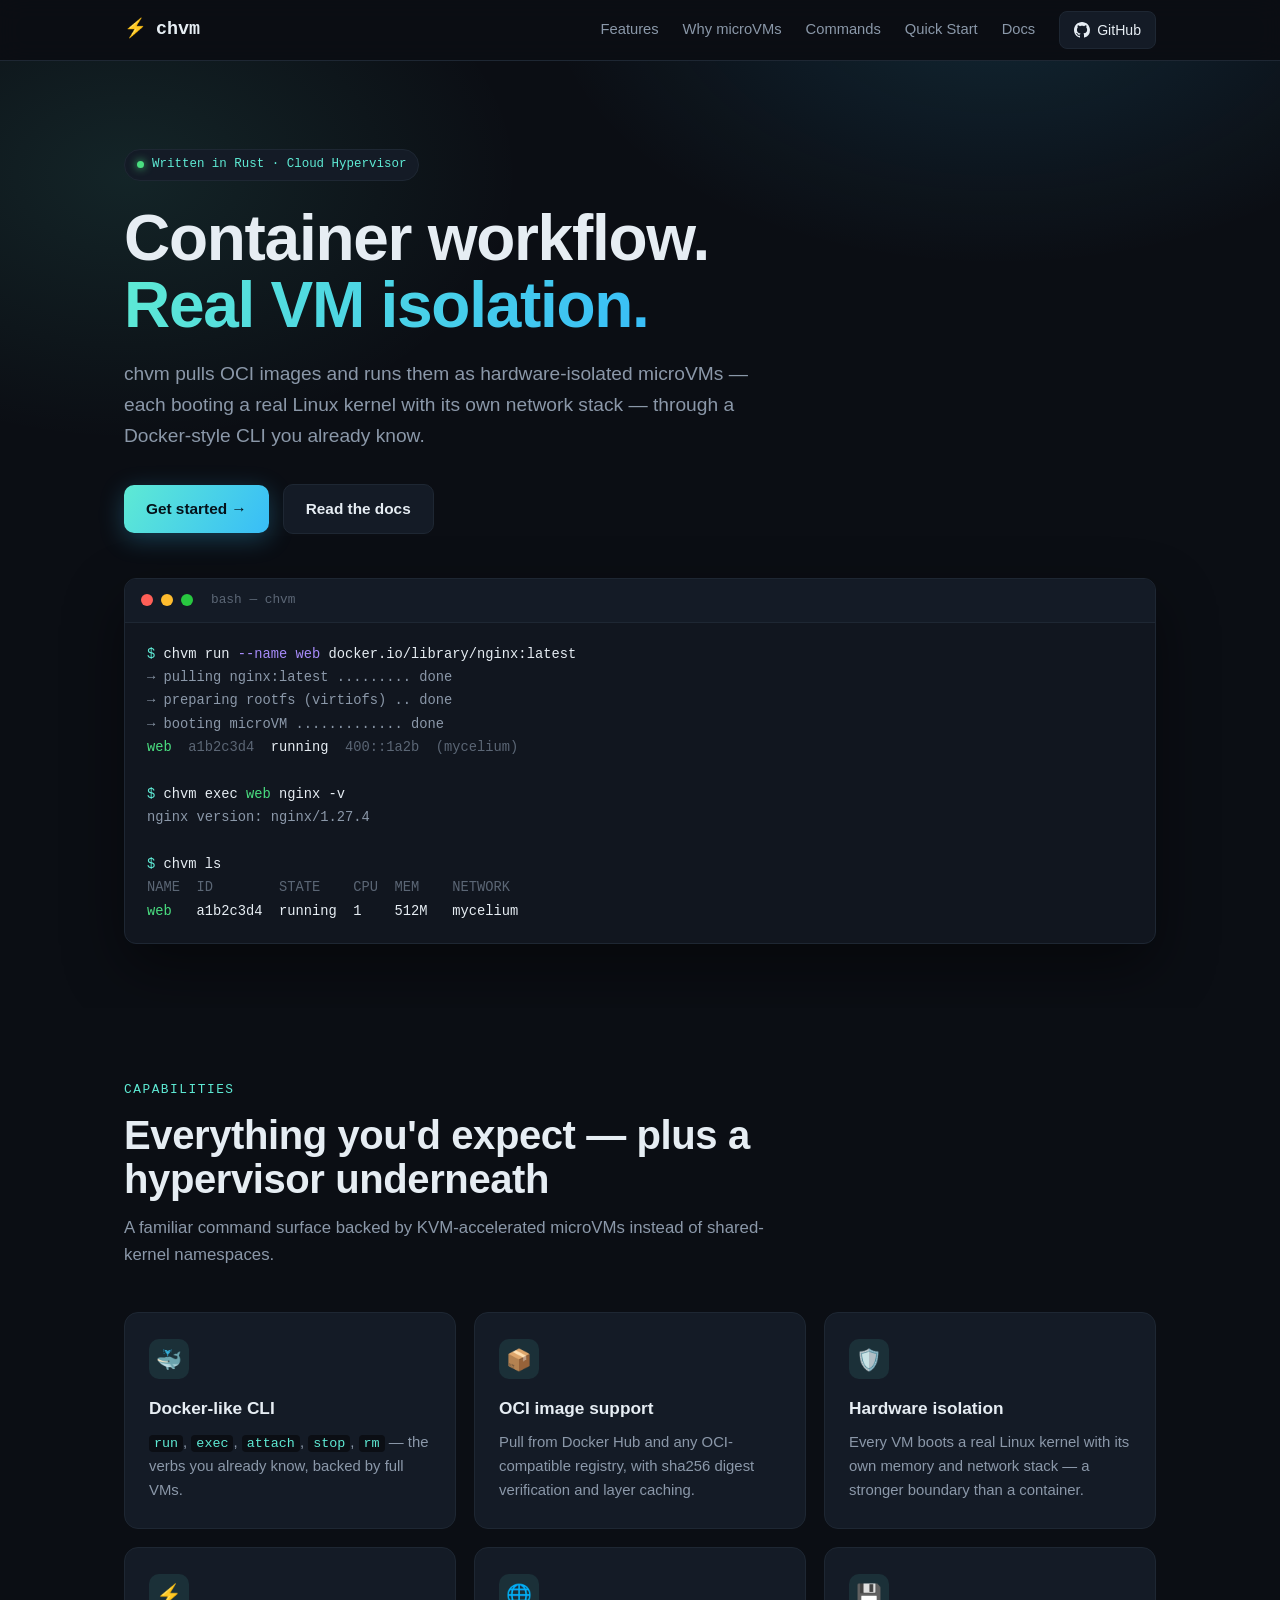
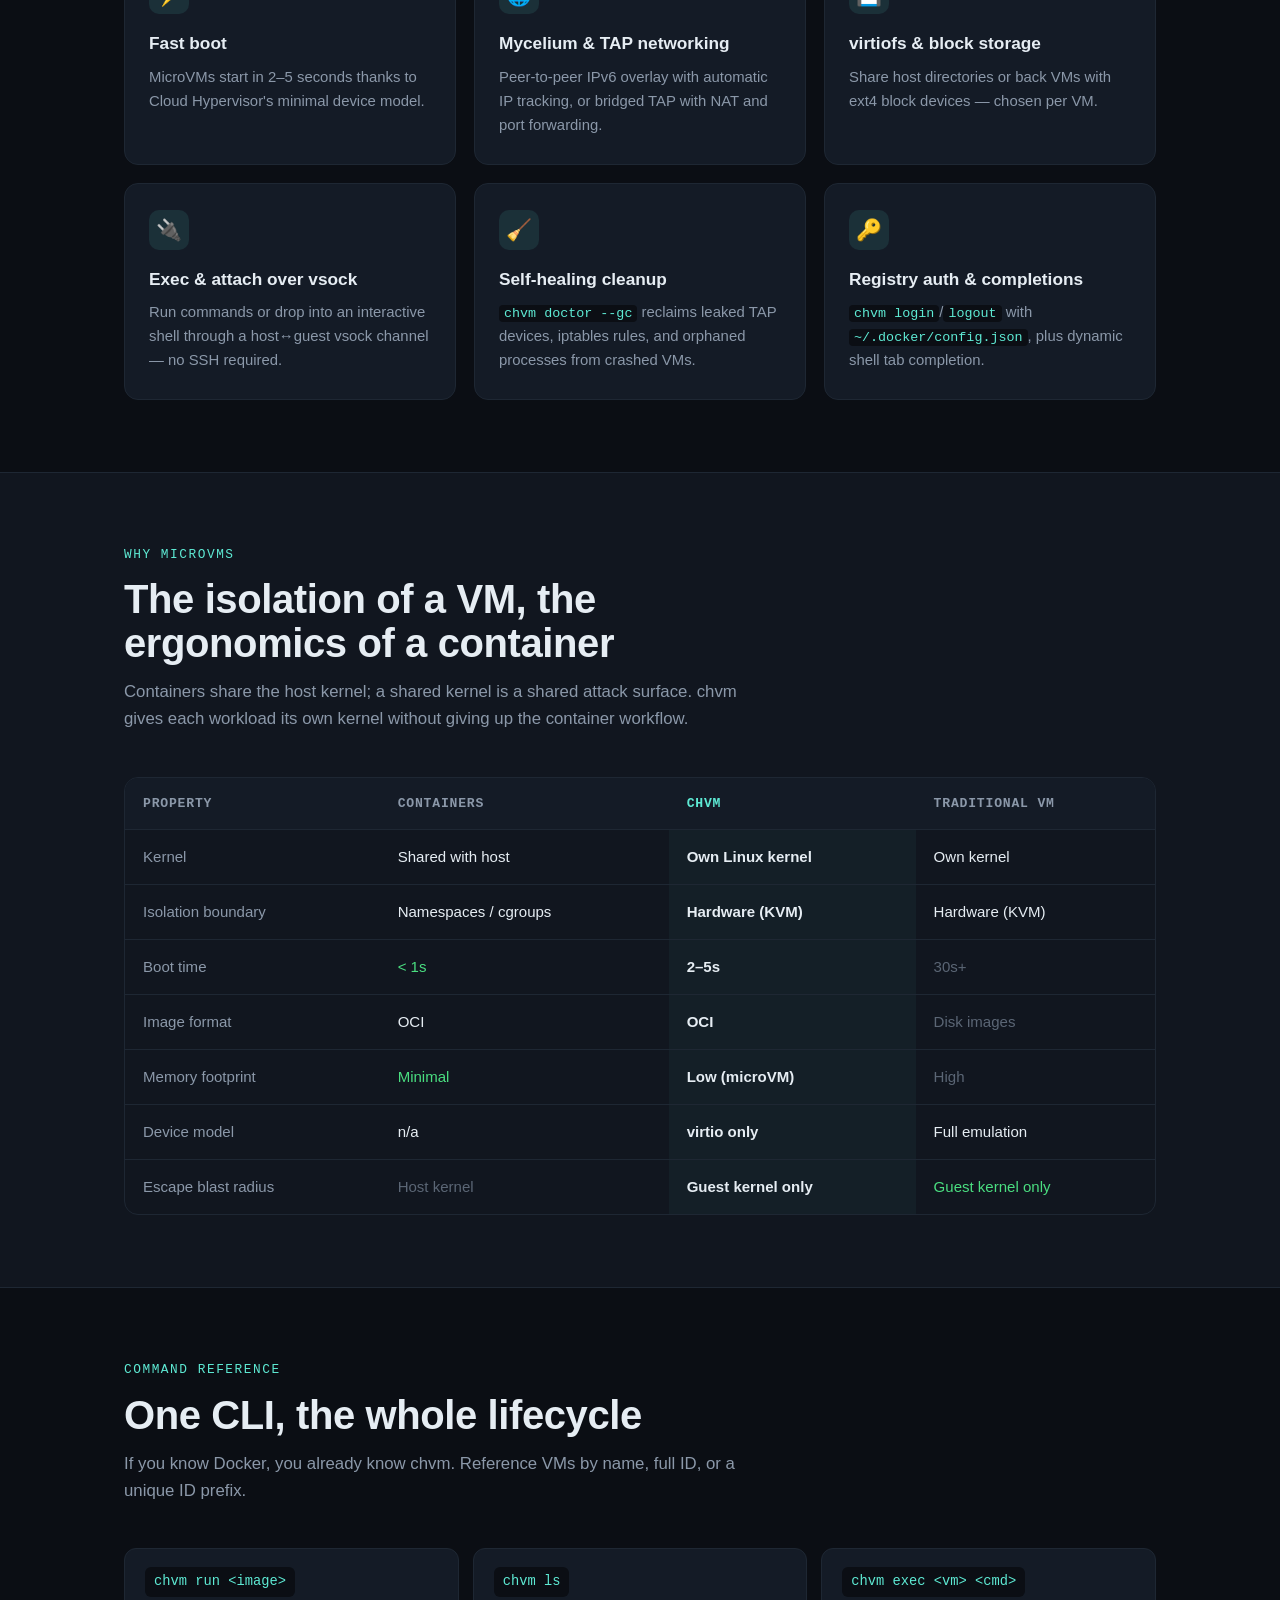
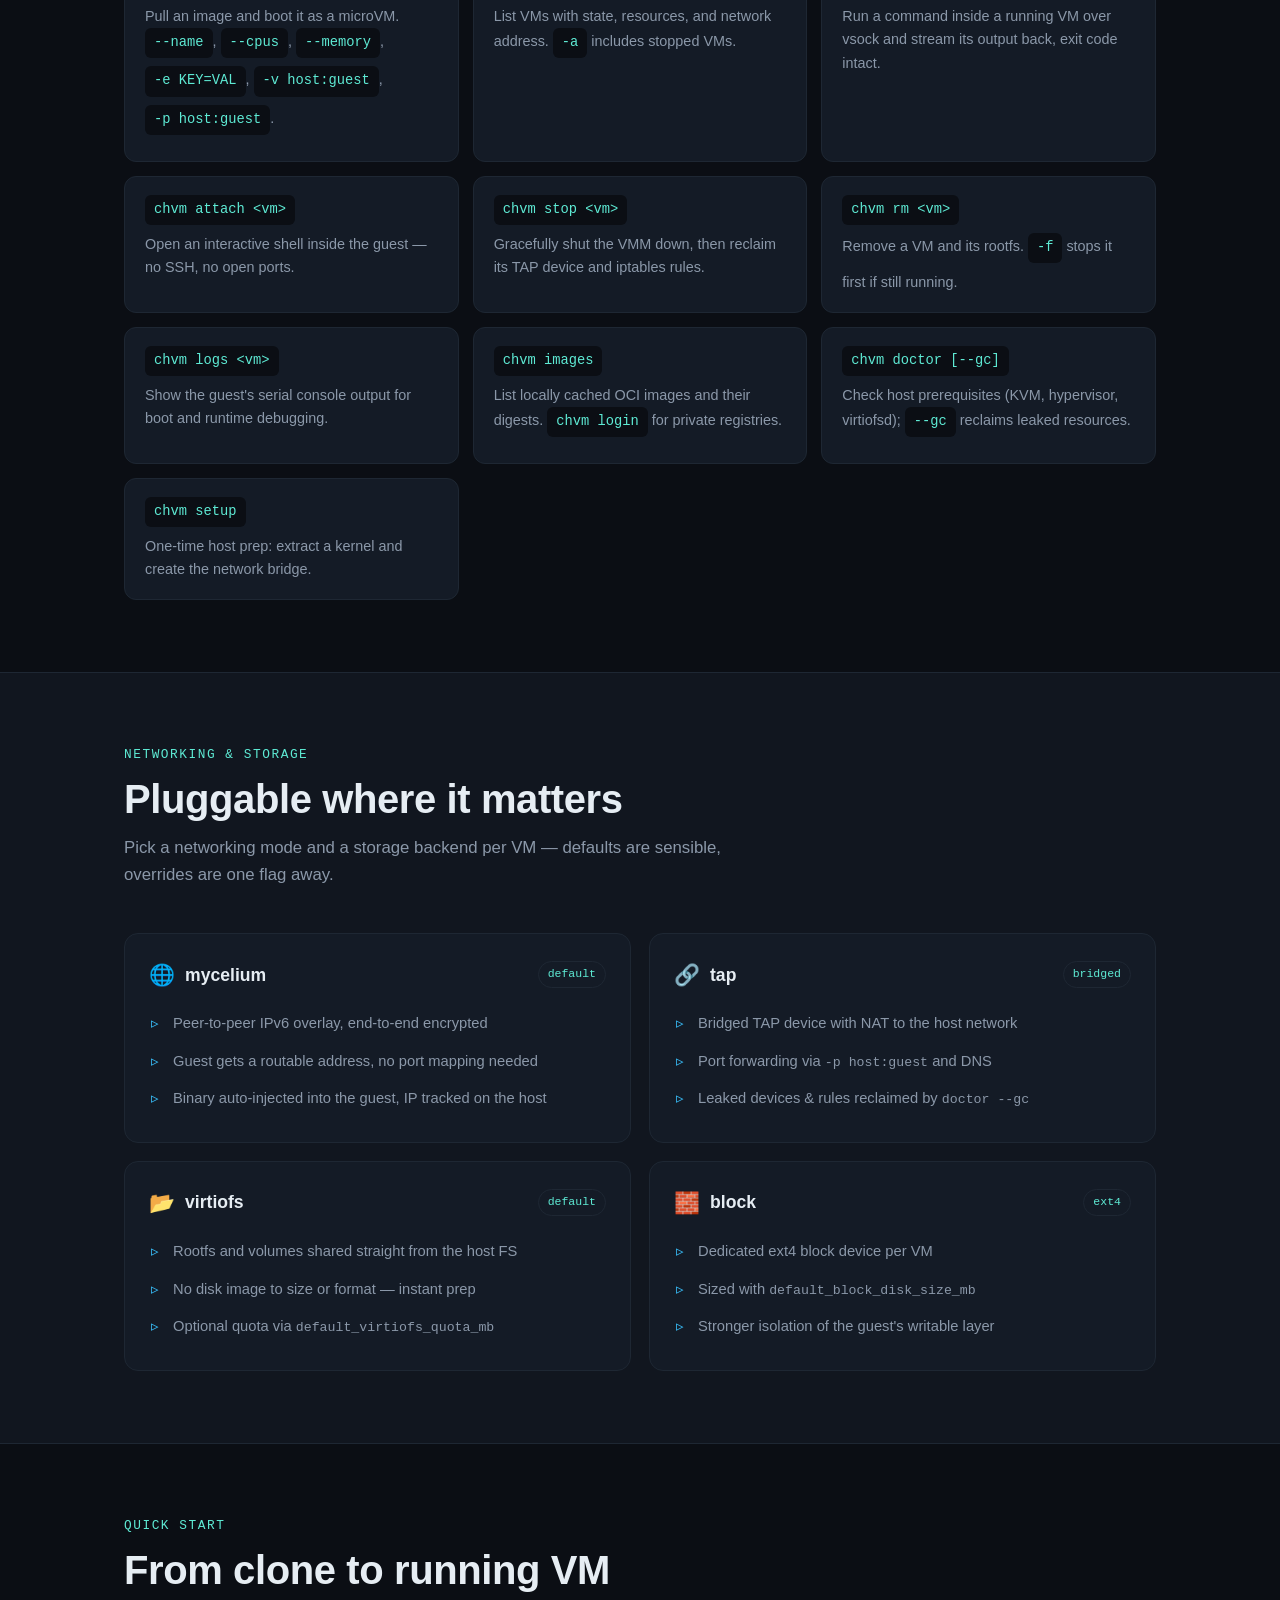
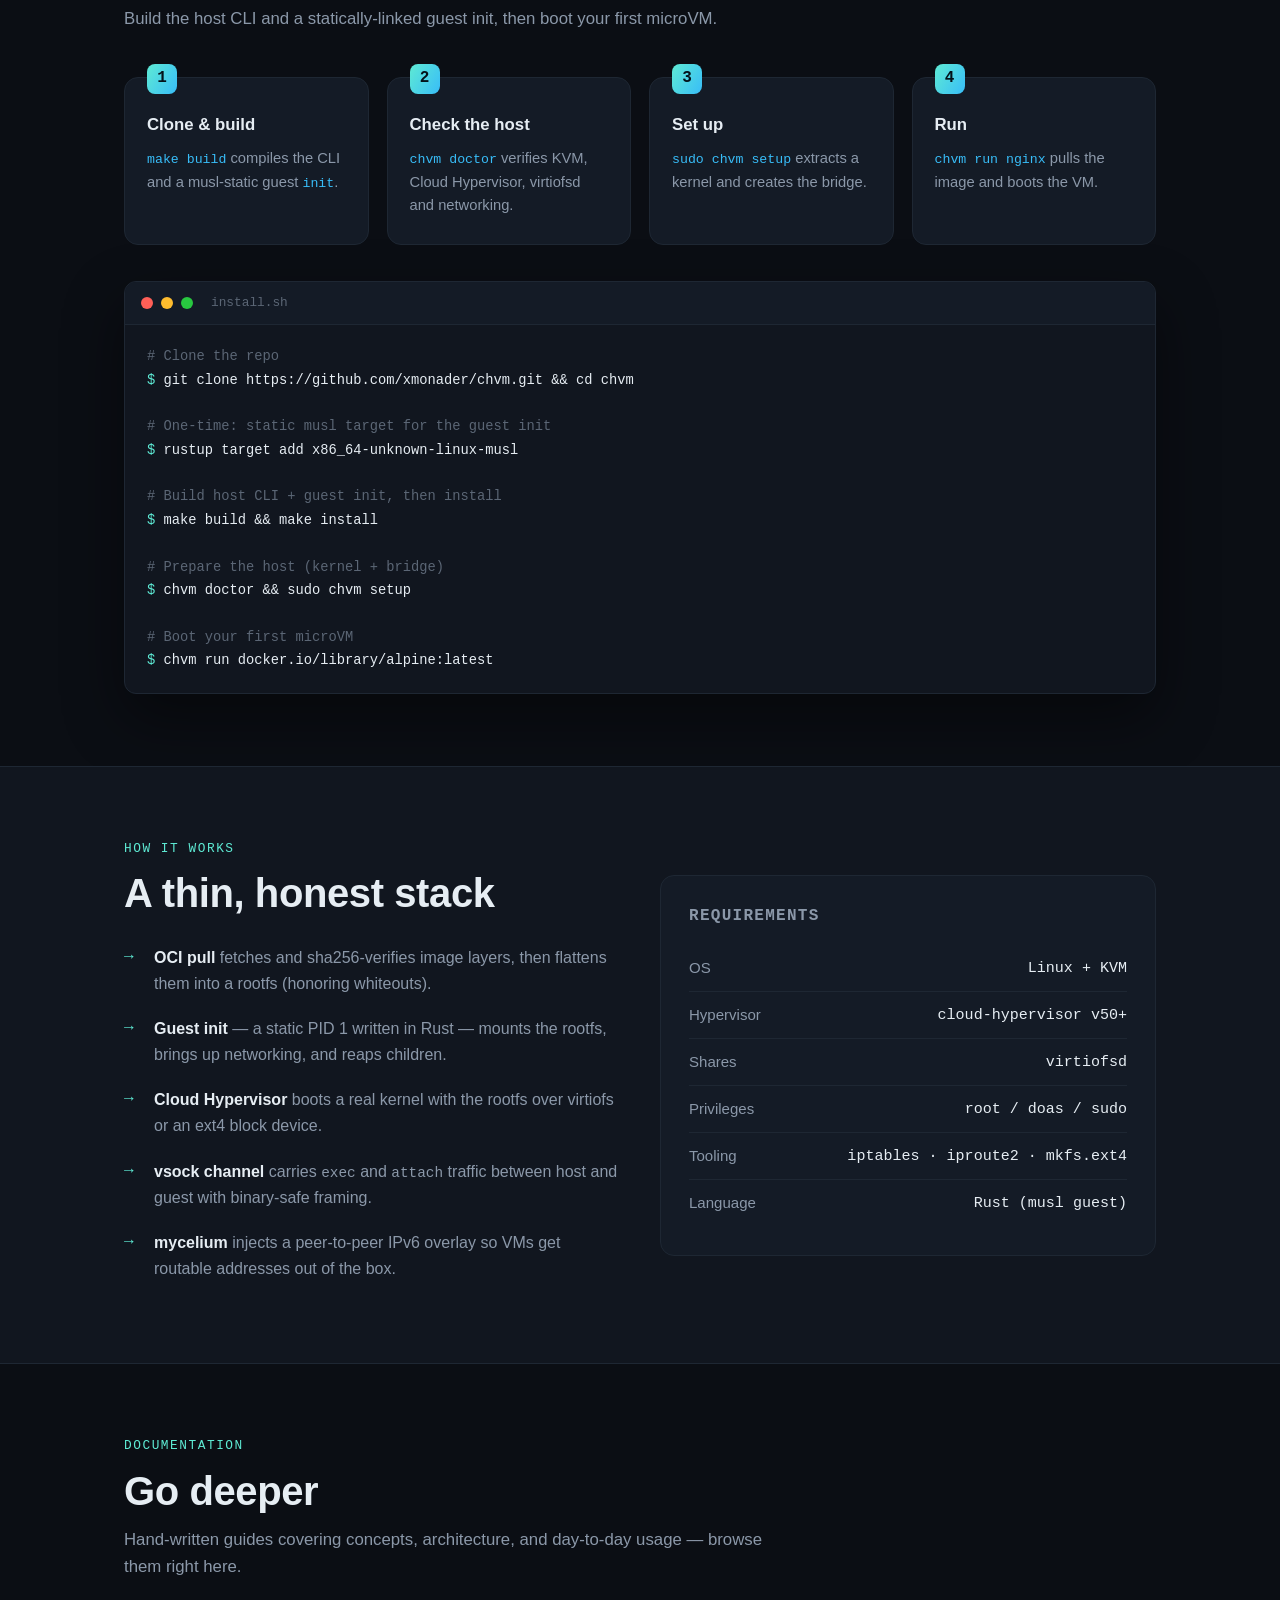
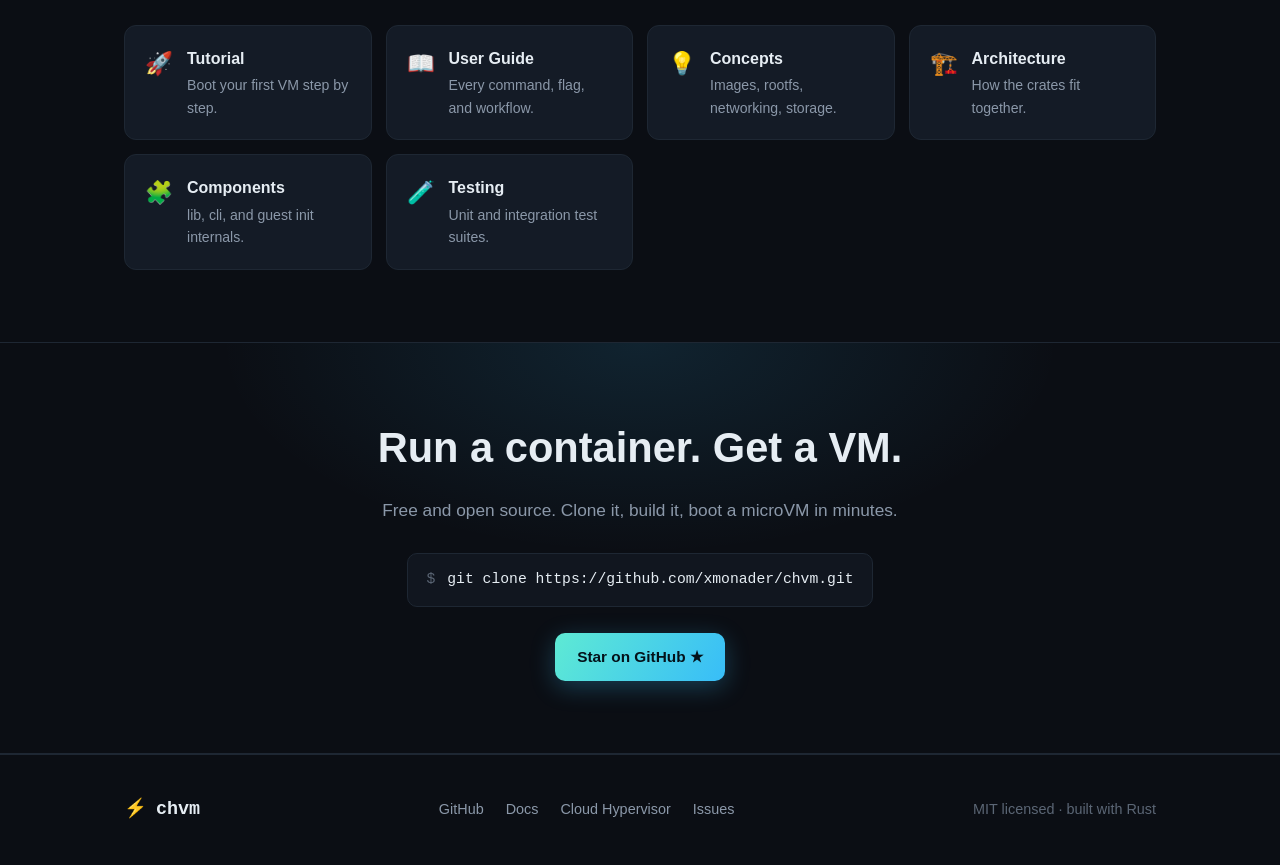
<file: docs/index.html>
<!DOCTYPE html>
<html lang="en">
<head>
<meta charset="utf-8">
<meta name="viewport" content="width=device-width, initial-scale=1">
<title>chvm — Docker-like microVMs on Cloud Hypervisor</title>
<meta name="description" content="chvm is a Docker-like CLI for running OCI images as hardware-isolated microVMs powered by Cloud Hypervisor. Real Linux kernels, fast boot, mycelium networking.">
<meta property="og:title" content="chvm — Docker-like microVMs">
<meta property="og:description" content="Pull OCI images and run them as hardware-isolated microVMs with a familiar Docker-style workflow.">
<meta property="og:type" content="website">
<link rel="icon" href="data:image/svg+xml,%3Csvg xmlns='http://www.w3.org/2000/svg' viewBox='0 0 100 100'%3E%3Ctext y='.9em' font-size='90'%3E%E2%9A%A1%3C/text%3E%3C/svg%3E">
<link rel="stylesheet" href="assets/site.css">
</head>
<body>

<nav>
  <div class="wrap">
    <a class="brand" href="index.html"><span class="spark">⚡</span>chvm</a>
    <div class="links">
      <a href="#features">Features</a>
      <a href="#compare">Why microVMs</a>
      <a href="#commands">Commands</a>
      <a href="#quickstart">Quick Start</a>
      <a href="docs.html">Docs</a>
      <a class="gh-btn" href="https://github.com/xmonader/chvm">
        <svg width="16" height="16" viewBox="0 0 16 16" fill="currentColor"><path d="M8 0C3.58 0 0 3.58 0 8c0 3.54 2.29 6.53 5.47 7.59.4.07.55-.17.55-.38 0-.19-.01-.82-.01-1.49-2.01.37-2.53-.49-2.69-.94-.09-.23-.48-.94-.82-1.13-.28-.15-.68-.52-.01-.53.63-.01 1.08.58 1.23.82.72 1.21 1.87.87 2.33.66.07-.52.28-.87.51-1.07-1.78-.2-3.64-.89-3.64-3.95 0-.87.31-1.59.82-2.15-.08-.2-.36-1.02.08-2.12 0 0 .67-.21 2.2.82.64-.18 1.32-.27 2-.27.68 0 1.36.09 2 .27 1.53-1.04 2.2-.82 2.2-.82.44 1.1.16 1.92.08 2.12.51.56.82 1.27.82 2.15 0 3.07-1.87 3.75-3.65 3.95.29.25.54.73.54 1.48 0 1.07-.01 1.93-.01 2.2 0 .21.15.46.55.38A8.01 8.01 0 0016 8c0-4.42-3.58-8-8-8z"/></svg>
        GitHub
      </a>
    </div>
  </div>
</nav>

<header class="hero">
  <div class="wrap">
    <span class="tag"><span class="dot"></span>Written in Rust · Cloud Hypervisor</span>
    <h1>Container workflow.<br><span class="grad">Real VM isolation.</span></h1>
    <p class="lede">
      chvm pulls OCI images and runs them as hardware-isolated microVMs — each booting
      a real Linux kernel with its own network stack — through a Docker-style CLI you
      already know.
    </p>
    <div class="cta">
      <a class="btn btn-primary" href="#quickstart">Get started →</a>
      <a class="btn btn-ghost" href="docs.html">Read the docs</a>
    </div>

    <div class="term">
      <div class="term-bar">
        <span class="d r"></span><span class="d y"></span><span class="d g"></span>
        <span class="t">bash — chvm</span>
      </div>
<pre><span class="p">$</span> <span class="c">chvm run</span> <span class="a">--name web</span> <span class="c">docker.io/library/nginx:latest</span>
<span class="o">→ pulling nginx:latest ......... done</span>
<span class="o">→ preparing rootfs (virtiofs) .. done</span>
<span class="o">→ booting microVM ............. done</span>
<span class="k">web</span>  <span class="m">a1b2c3d4</span>  running  <span class="m">400::1a2b  (mycelium)</span>

<span class="p">$</span> <span class="c">chvm exec</span> <span class="k">web</span> <span class="c">nginx -v</span>
<span class="o">nginx version: nginx/1.27.4</span>

<span class="p">$</span> <span class="c">chvm ls</span>
<span class="m">NAME  ID        STATE    CPU  MEM    NETWORK</span>
<span class="k">web</span>   a1b2c3d4  running  1    512M   mycelium</span></pre>
    </div>
  </div>
</header>

<!-- FEATURES -->
<section id="features">
  <div class="wrap">
    <div class="sec-head">
      <div class="kicker">Capabilities</div>
      <h2>Everything you'd expect — plus a hypervisor underneath</h2>
      <p>A familiar command surface backed by KVM-accelerated microVMs instead of shared-kernel namespaces.</p>
    </div>
    <div class="grid">
      <div class="card"><div class="ico">🐳</div><h3>Docker-like CLI</h3><p><code>run</code>, <code>exec</code>, <code>attach</code>, <code>stop</code>, <code>rm</code> — the verbs you already know, backed by full VMs.</p></div>
      <div class="card"><div class="ico">📦</div><h3>OCI image support</h3><p>Pull from Docker Hub and any OCI-compatible registry, with sha256 digest verification and layer caching.</p></div>
      <div class="card"><div class="ico">🛡️</div><h3>Hardware isolation</h3><p>Every VM boots a real Linux kernel with its own memory and network stack — a stronger boundary than a container.</p></div>
      <div class="card"><div class="ico">⚡</div><h3>Fast boot</h3><p>MicroVMs start in 2–5 seconds thanks to Cloud Hypervisor's minimal device model.</p></div>
      <div class="card"><div class="ico">🌐</div><h3>Mycelium & TAP networking</h3><p>Peer-to-peer IPv6 overlay with automatic IP tracking, or bridged TAP with NAT and port forwarding.</p></div>
      <div class="card"><div class="ico">💾</div><h3>virtiofs & block storage</h3><p>Share host directories or back VMs with ext4 block devices — chosen per VM.</p></div>
      <div class="card"><div class="ico">🔌</div><h3>Exec & attach over vsock</h3><p>Run commands or drop into an interactive shell through a host↔guest vsock channel — no SSH required.</p></div>
      <div class="card"><div class="ico">🧹</div><h3>Self-healing cleanup</h3><p><code>chvm doctor --gc</code> reclaims leaked TAP devices, iptables rules, and orphaned processes from crashed VMs.</p></div>
      <div class="card"><div class="ico">🔑</div><h3>Registry auth & completions</h3><p><code>chvm login</code>/<code>logout</code> with <code>~/.docker/config.json</code>, plus dynamic shell tab completion.</p></div>
    </div>
  </div>
</section>

<!-- COMPARISON -->
<section id="compare" class="alt">
  <div class="wrap">
    <div class="sec-head">
      <div class="kicker">Why microVMs</div>
      <h2>The isolation of a VM, the ergonomics of a container</h2>
      <p>Containers share the host kernel; a shared kernel is a shared attack surface. chvm gives each workload its own kernel without giving up the container workflow.</p>
    </div>
    <div class="cmp-scroll">
      <table class="cmp">
        <thead>
          <tr><th>Property</th><th>Containers</th><th class="hl">chvm</th><th>Traditional VM</th></tr>
        </thead>
        <tbody>
          <tr><td>Kernel</td><td>Shared with host</td><td class="hl">Own Linux kernel</td><td>Own kernel</td></tr>
          <tr><td>Isolation boundary</td><td>Namespaces / cgroups</td><td class="hl">Hardware (KVM)</td><td>Hardware (KVM)</td></tr>
          <tr><td>Boot time</td><td class="yes">&lt; 1s</td><td class="hl">2–5s</td><td class="no">30s+</td></tr>
          <tr><td>Image format</td><td>OCI</td><td class="hl">OCI</td><td class="no">Disk images</td></tr>
          <tr><td>Memory footprint</td><td class="yes">Minimal</td><td class="hl">Low (microVM)</td><td class="no">High</td></tr>
          <tr><td>Device model</td><td>n/a</td><td class="hl">virtio only</td><td>Full emulation</td></tr>
          <tr><td>Escape blast radius</td><td class="no">Host kernel</td><td class="hl yes">Guest kernel only</td><td class="yes">Guest kernel only</td></tr>
        </tbody>
      </table>
    </div>
  </div>
</section>

<!-- COMMAND REFERENCE -->
<section id="commands">
  <div class="wrap">
    <div class="sec-head">
      <div class="kicker">Command reference</div>
      <h2>One CLI, the whole lifecycle</h2>
      <p>If you know Docker, you already know chvm. Reference VMs by name, full ID, or a unique ID prefix.</p>
    </div>
    <div class="cmds">
      <div class="cmd"><code>chvm run &lt;image&gt;</code><p>Pull an image and boot it as a microVM. <code>--name</code>, <code>--cpus</code>, <code>--memory</code>, <code>-e KEY=VAL</code>, <code>-v host:guest</code>, <code>-p host:guest</code>.</p></div>
      <div class="cmd"><code>chvm ls</code><p>List VMs with state, resources, and network address. <code>-a</code> includes stopped VMs.</p></div>
      <div class="cmd"><code>chvm exec &lt;vm&gt; &lt;cmd&gt;</code><p>Run a command inside a running VM over vsock and stream its output back, exit code intact.</p></div>
      <div class="cmd"><code>chvm attach &lt;vm&gt;</code><p>Open an interactive shell inside the guest — no SSH, no open ports.</p></div>
      <div class="cmd"><code>chvm stop &lt;vm&gt;</code><p>Gracefully shut the VMM down, then reclaim its TAP device and iptables rules.</p></div>
      <div class="cmd"><code>chvm rm &lt;vm&gt;</code><p>Remove a VM and its rootfs. <code>-f</code> stops it first if still running.</p></div>
      <div class="cmd"><code>chvm logs &lt;vm&gt;</code><p>Show the guest's serial console output for boot and runtime debugging.</p></div>
      <div class="cmd"><code>chvm images</code><p>List locally cached OCI images and their digests. <code>chvm login</code> for private registries.</p></div>
      <div class="cmd"><code>chvm doctor [--gc]</code><p>Check host prerequisites (KVM, hypervisor, virtiofsd); <code>--gc</code> reclaims leaked resources.</p></div>
      <div class="cmd"><code>chvm setup</code><p>One-time host prep: extract a kernel and create the network bridge.</p></div>
    </div>
  </div>
</section>

<!-- NETWORKING / STORAGE -->
<section class="alt">
  <div class="wrap">
    <div class="sec-head">
      <div class="kicker">Networking & storage</div>
      <h2>Pluggable where it matters</h2>
      <p>Pick a networking mode and a storage backend per VM — defaults are sensible, overrides are one flag away.</p>
    </div>
    <div class="duo" style="margin-bottom:18px">
      <div class="mode">
        <div class="h"><span class="ico">🌐</span><h3>mycelium</h3><span class="badge">default</span></div>
        <ul>
          <li>Peer-to-peer IPv6 overlay, end-to-end encrypted</li>
          <li>Guest gets a routable address, no port mapping needed</li>
          <li>Binary auto-injected into the guest, IP tracked on the host</li>
        </ul>
      </div>
      <div class="mode">
        <div class="h"><span class="ico">🔗</span><h3>tap</h3><span class="badge">bridged</span></div>
        <ul>
          <li>Bridged TAP device with NAT to the host network</li>
          <li>Port forwarding via <code>-p host:guest</code> and DNS</li>
          <li>Leaked devices &amp; rules reclaimed by <code>doctor --gc</code></li>
        </ul>
      </div>
    </div>
    <div class="duo">
      <div class="mode">
        <div class="h"><span class="ico">📂</span><h3>virtiofs</h3><span class="badge">default</span></div>
        <ul>
          <li>Rootfs and volumes shared straight from the host FS</li>
          <li>No disk image to size or format — instant prep</li>
          <li>Optional quota via <code>default_virtiofs_quota_mb</code></li>
        </ul>
      </div>
      <div class="mode">
        <div class="h"><span class="ico">🧱</span><h3>block</h3><span class="badge">ext4</span></div>
        <ul>
          <li>Dedicated ext4 block device per VM</li>
          <li>Sized with <code>default_block_disk_size_mb</code></li>
          <li>Stronger isolation of the guest's writable layer</li>
        </ul>
      </div>
    </div>
  </div>
</section>

<!-- QUICK START -->
<section id="quickstart">
  <div class="wrap">
    <div class="sec-head">
      <div class="kicker">Quick Start</div>
      <h2>From clone to running VM</h2>
      <p>Build the host CLI and a statically-linked guest init, then boot your first microVM.</p>
    </div>
    <div class="flow">
      <div class="step"><h3>Clone &amp; build</h3><p><code>make build</code> compiles the CLI and a musl-static guest <code>init</code>.</p></div>
      <div class="step"><h3>Check the host</h3><p><code>chvm doctor</code> verifies KVM, Cloud Hypervisor, virtiofsd and networking.</p></div>
      <div class="step"><h3>Set up</h3><p><code>sudo chvm setup</code> extracts a kernel and creates the bridge.</p></div>
      <div class="step"><h3>Run</h3><p><code>chvm run nginx</code> pulls the image and boots the VM.</p></div>
    </div>

    <div class="term" style="margin-top:36px">
      <div class="term-bar">
        <span class="d r"></span><span class="d y"></span><span class="d g"></span>
        <span class="t">install.sh</span>
      </div>
<pre><span class="m"># Clone the repo</span>
<span class="p">$</span> <span class="c">git clone https://github.com/xmonader/chvm.git && cd chvm</span>

<span class="m"># One-time: static musl target for the guest init</span>
<span class="p">$</span> <span class="c">rustup target add x86_64-unknown-linux-musl</span>

<span class="m"># Build host CLI + guest init, then install</span>
<span class="p">$</span> <span class="c">make build && make install</span>

<span class="m"># Prepare the host (kernel + bridge)</span>
<span class="p">$</span> <span class="c">chvm doctor && sudo chvm setup</span>

<span class="m"># Boot your first microVM</span>
<span class="p">$</span> <span class="c">chvm run docker.io/library/alpine:latest</span></pre>
    </div>
  </div>
</section>

<!-- HOW IT WORKS -->
<section id="how" class="alt">
  <div class="wrap">
    <div class="split">
      <div>
        <div class="sec-head" style="margin-bottom:20px">
          <div class="kicker">How it works</div>
          <h2>A thin, honest stack</h2>
        </div>
        <ul>
          <li><b>OCI pull</b> fetches and sha256-verifies image layers, then flattens them into a rootfs (honoring whiteouts).</li>
          <li><b>Guest init</b> — a static PID 1 written in Rust — mounts the rootfs, brings up networking, and reaps children.</li>
          <li><b>Cloud Hypervisor</b> boots a real kernel with the rootfs over virtiofs or an ext4 block device.</li>
          <li><b>vsock channel</b> carries <code>exec</code> and <code>attach</code> traffic between host and guest with binary-safe framing.</li>
          <li><b>mycelium</b> injects a peer-to-peer IPv6 overlay so VMs get routable addresses out of the box.</li>
        </ul>
      </div>
      <div class="reqs">
        <h3>Requirements</h3>
        <div class="row"><span>OS</span><span>Linux + KVM</span></div>
        <div class="row"><span>Hypervisor</span><span>cloud-hypervisor v50+</span></div>
        <div class="row"><span>Shares</span><span>virtiofsd</span></div>
        <div class="row"><span>Privileges</span><span>root / doas / sudo</span></div>
        <div class="row"><span>Tooling</span><span>iptables · iproute2 · mkfs.ext4</span></div>
        <div class="row"><span>Language</span><span>Rust (musl guest)</span></div>
      </div>
    </div>
  </div>
</section>

<!-- DOCS -->
<section id="docs">
  <div class="wrap">
    <div class="sec-head">
      <div class="kicker">Documentation</div>
      <h2>Go deeper</h2>
      <p>Hand-written guides covering concepts, architecture, and day-to-day usage — browse them right here.</p>
    </div>
    <div class="doclist">
      <a class="doc" href="docs.html#tutorial"><span class="di">🚀</span><div><h4>Tutorial</h4><p>Boot your first VM step by step.</p></div></a>
      <a class="doc" href="docs.html#user-guide"><span class="di">📖</span><div><h4>User Guide</h4><p>Every command, flag, and workflow.</p></div></a>
      <a class="doc" href="docs.html#concepts"><span class="di">💡</span><div><h4>Concepts</h4><p>Images, rootfs, networking, storage.</p></div></a>
      <a class="doc" href="docs.html#architecture"><span class="di">🏗️</span><div><h4>Architecture</h4><p>How the crates fit together.</p></div></a>
      <a class="doc" href="docs.html#components"><span class="di">🧩</span><div><h4>Components</h4><p>lib, cli, and guest init internals.</p></div></a>
      <a class="doc" href="docs.html#testing"><span class="di">🧪</span><div><h4>Testing</h4><p>Unit and integration test suites.</p></div></a>
    </div>
  </div>
</section>

<!-- CTA -->
<section class="strip">
  <div class="wrap">
    <h2>Run a container. Get a VM.</h2>
    <p>Free and open source. Clone it, build it, boot a microVM in minutes.</p>
    <div class="copy"><span class="pfx">$</span> git clone https://github.com/xmonader/chvm.git</div>
    <div style="margin-top:26px">
      <a class="btn btn-primary" href="https://github.com/xmonader/chvm">Star on GitHub ★</a>
    </div>
  </div>
</section>

<footer>
  <div class="wrap">
    <a class="brand" href="index.html"><span class="spark">⚡</span>chvm</a>
    <div class="fl">
      <a href="https://github.com/xmonader/chvm">GitHub</a>
      <a href="docs.html">Docs</a>
      <a href="https://www.cloudhypervisor.org/">Cloud Hypervisor</a>
      <a href="https://github.com/xmonader/chvm/issues">Issues</a>
    </div>
    <span>MIT licensed · built with Rust</span>
  </div>
</footer>

</body>
</html>
</file>
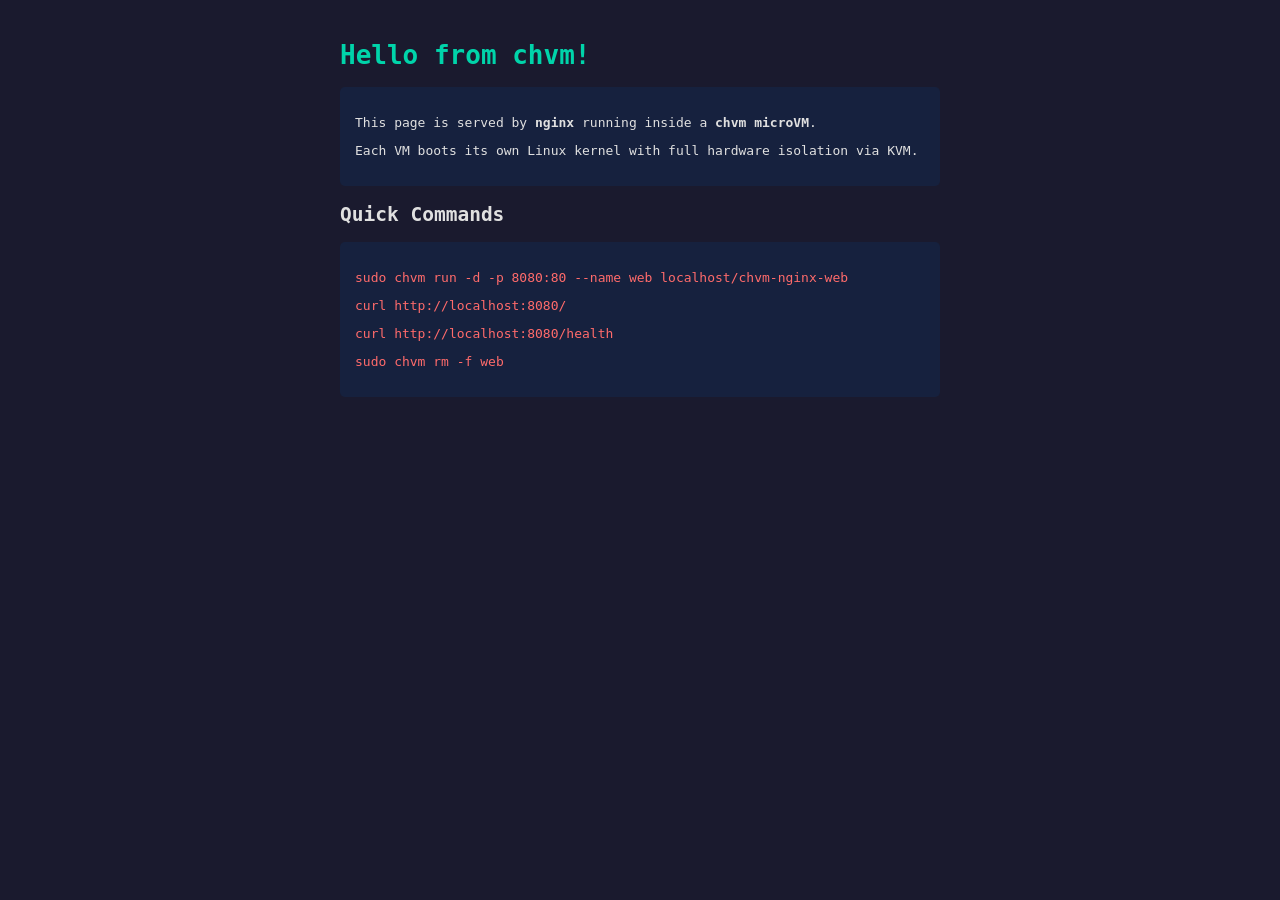
<file: dockers/nginx-web/index.html>
<!DOCTYPE html>
<html>
<head>
    <title>chvm microVM</title>
    <style>
        body { font-family: monospace; max-width: 600px; margin: 40px auto; padding: 0 20px; background: #1a1a2e; color: #e0e0e0; }
        h1 { color: #00d4aa; }
        .info { background: #16213e; padding: 15px; border-radius: 5px; margin: 10px 0; }
        code { color: #ff6b6b; }
    </style>
</head>
<body>
    <h1>Hello from chvm!</h1>
    <div class="info">
        <p>This page is served by <strong>nginx</strong> running inside a <strong>chvm microVM</strong>.</p>
        <p>Each VM boots its own Linux kernel with full hardware isolation via KVM.</p>
    </div>
    <h2>Quick Commands</h2>
    <div class="info">
        <p><code>sudo chvm run -d -p 8080:80 --name web localhost/chvm-nginx-web</code></p>
        <p><code>curl http://localhost:8080/</code></p>
        <p><code>curl http://localhost:8080/health</code></p>
        <p><code>sudo chvm rm -f web</code></p>
    </div>
</body>
</html>
</file>
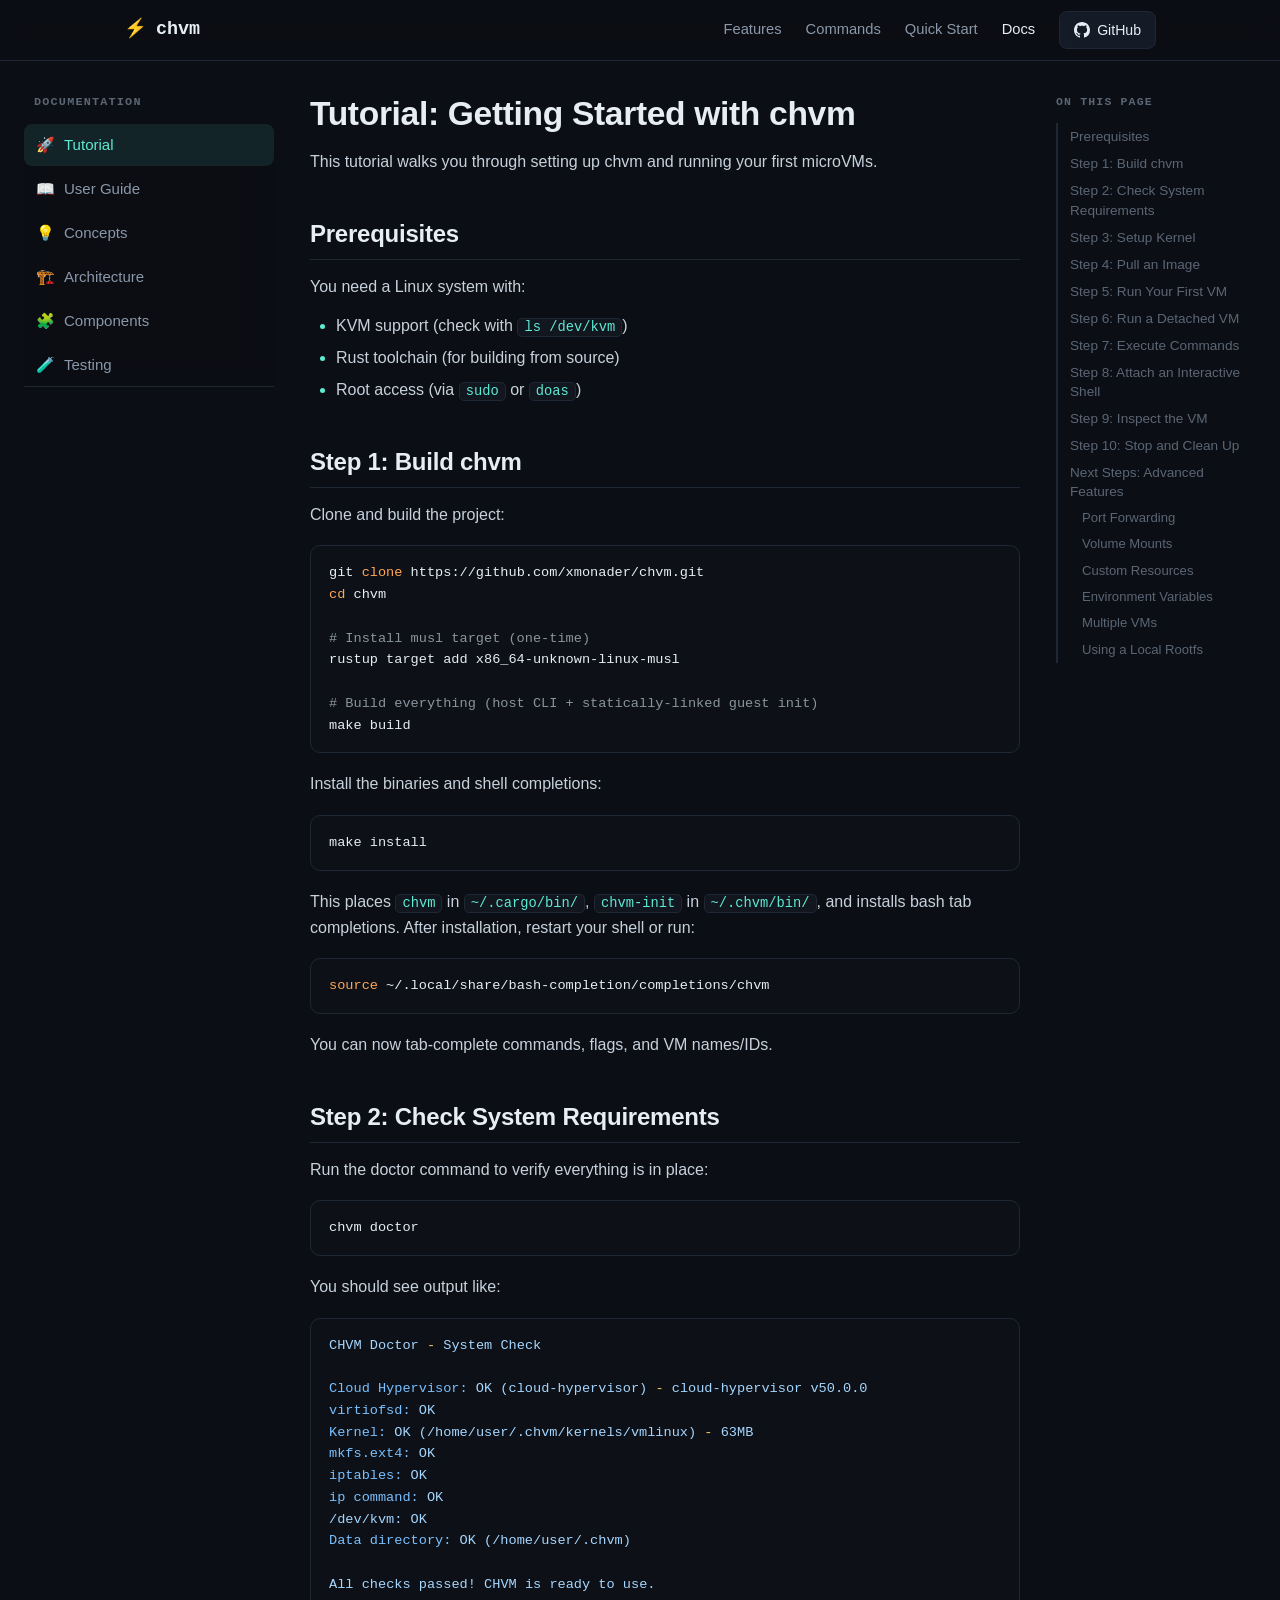
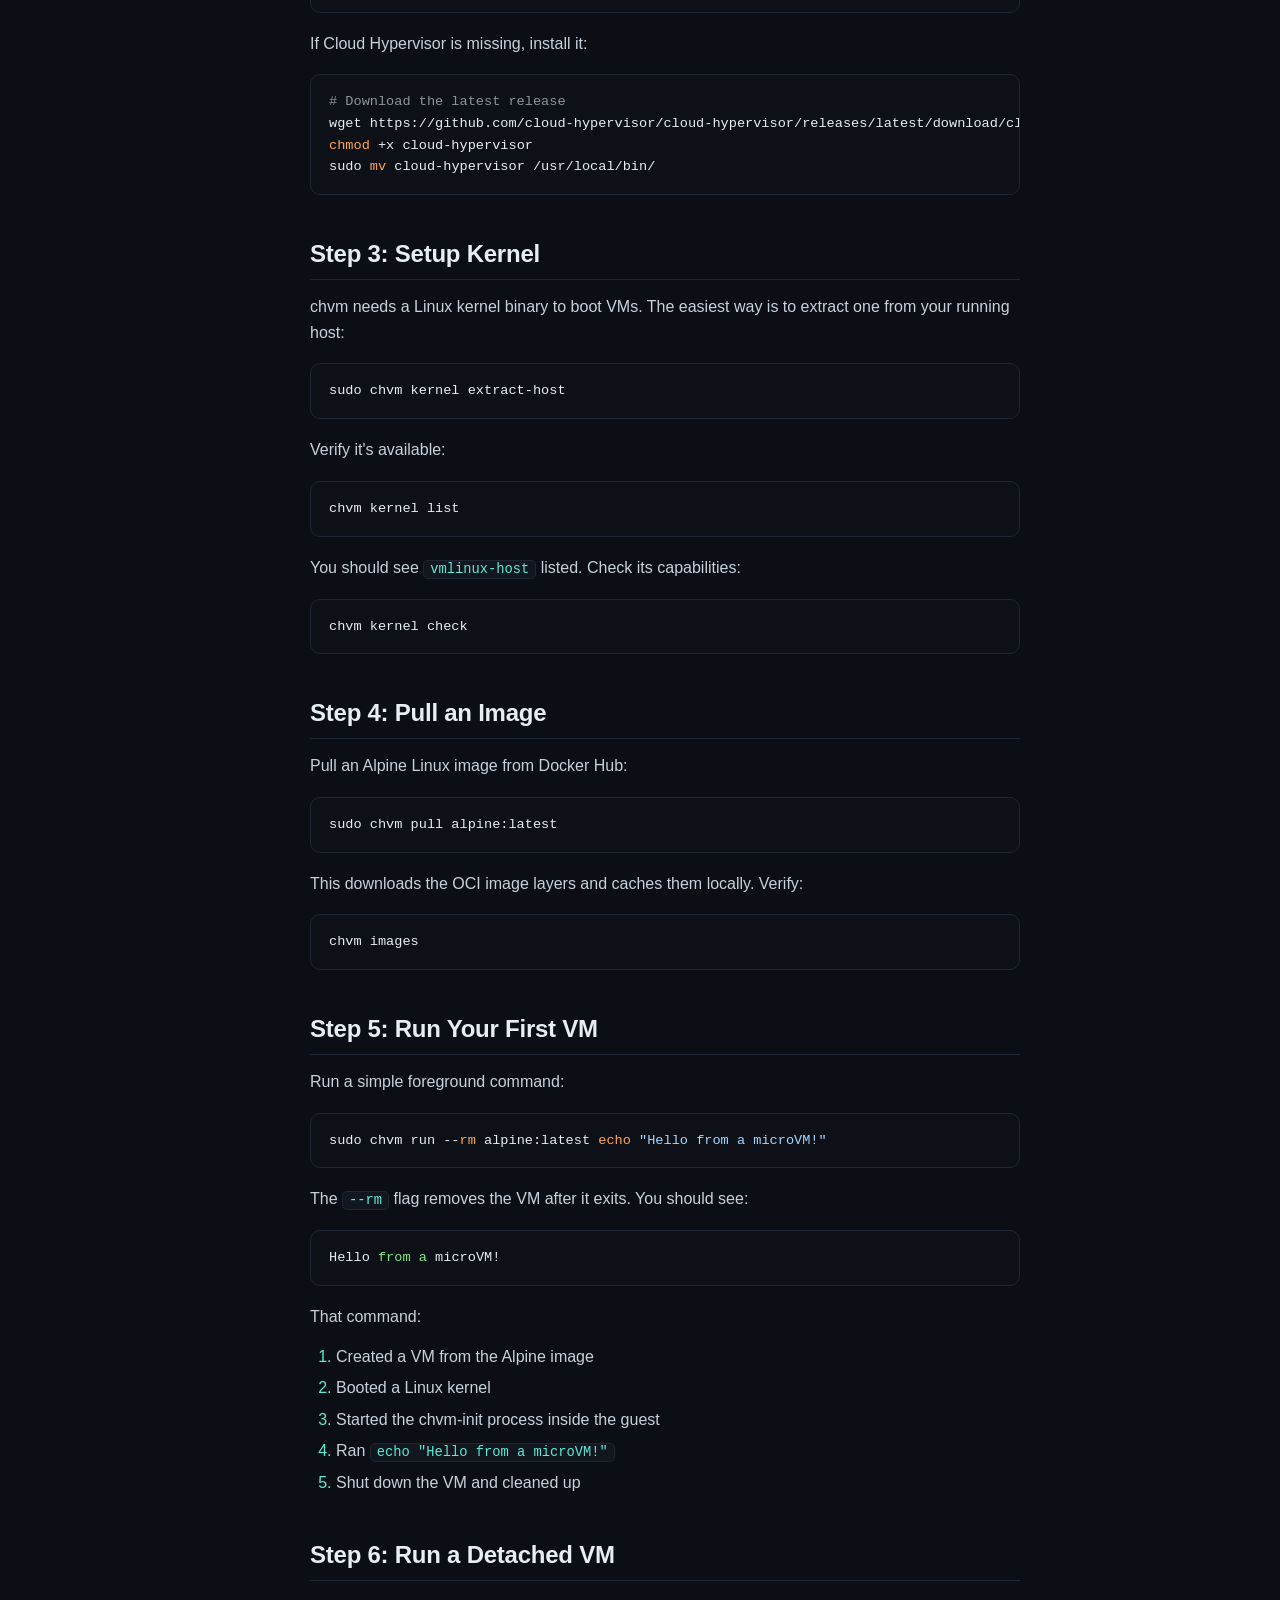
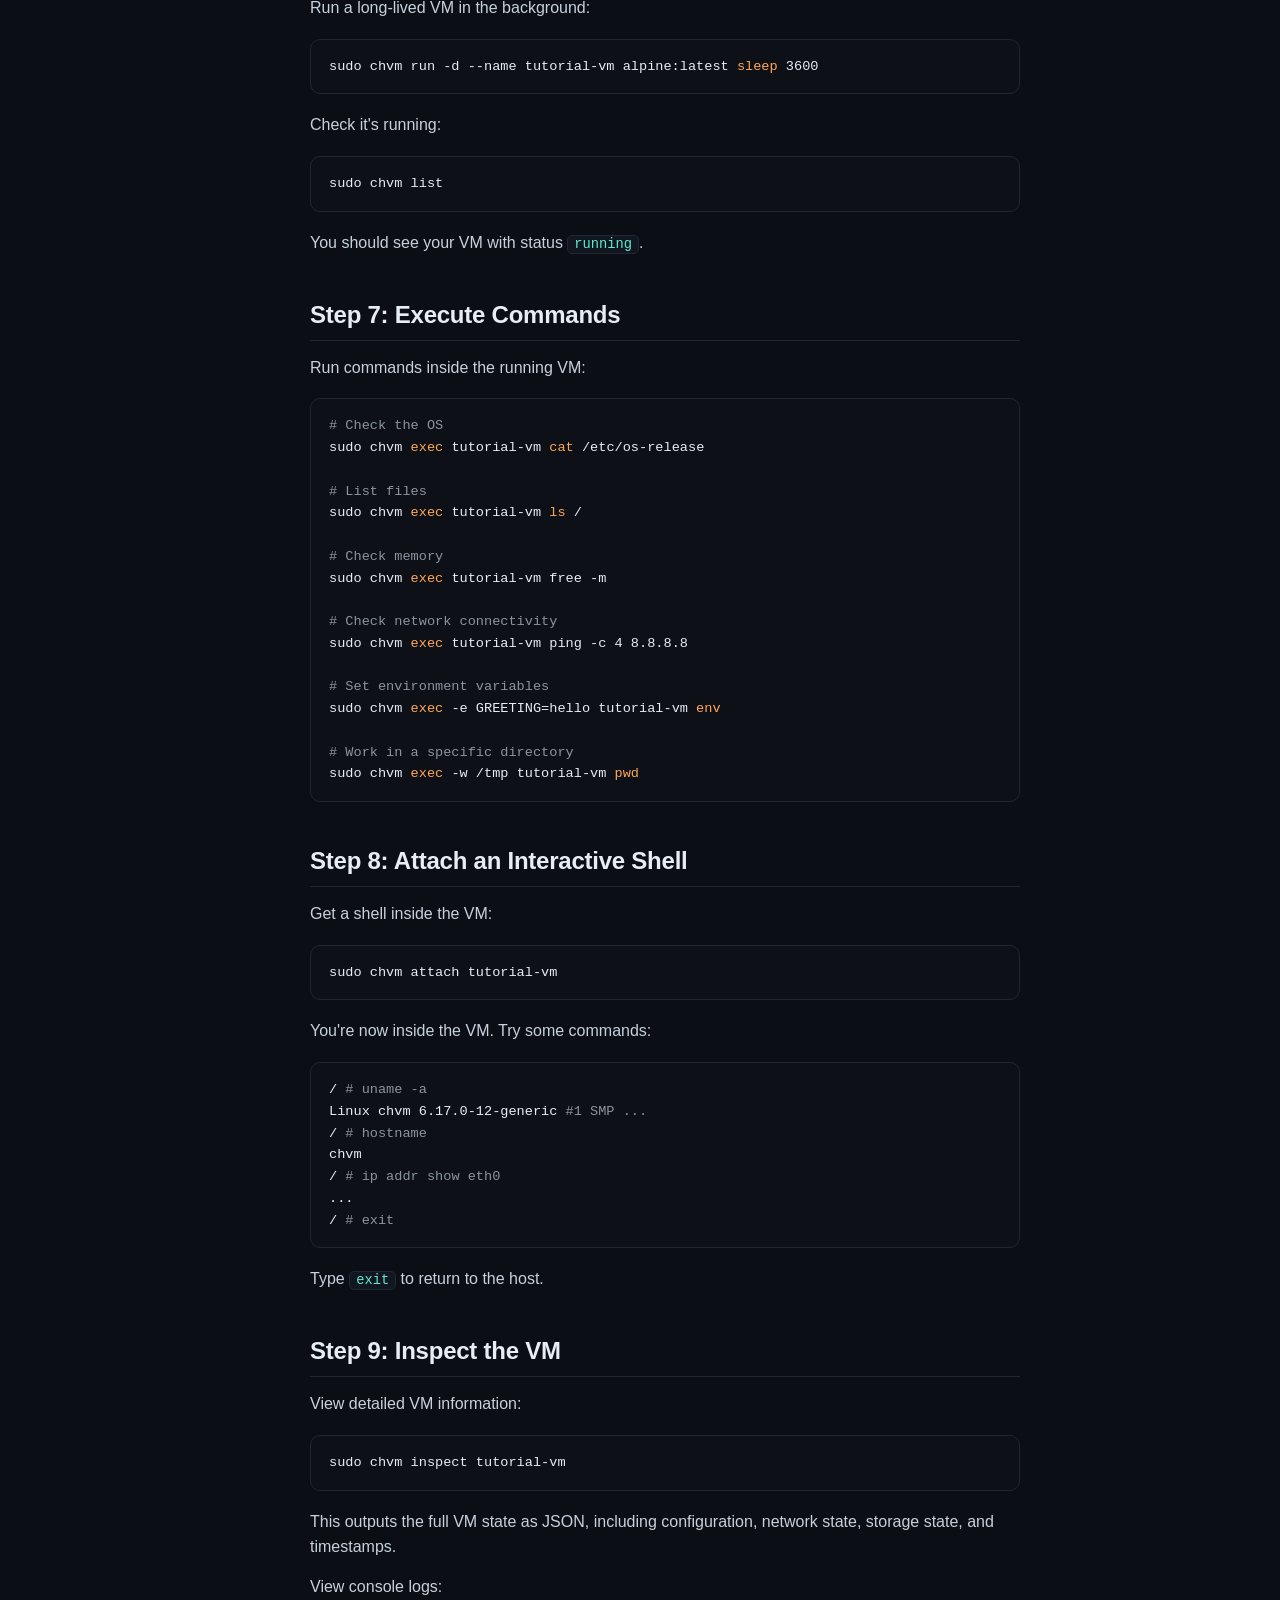
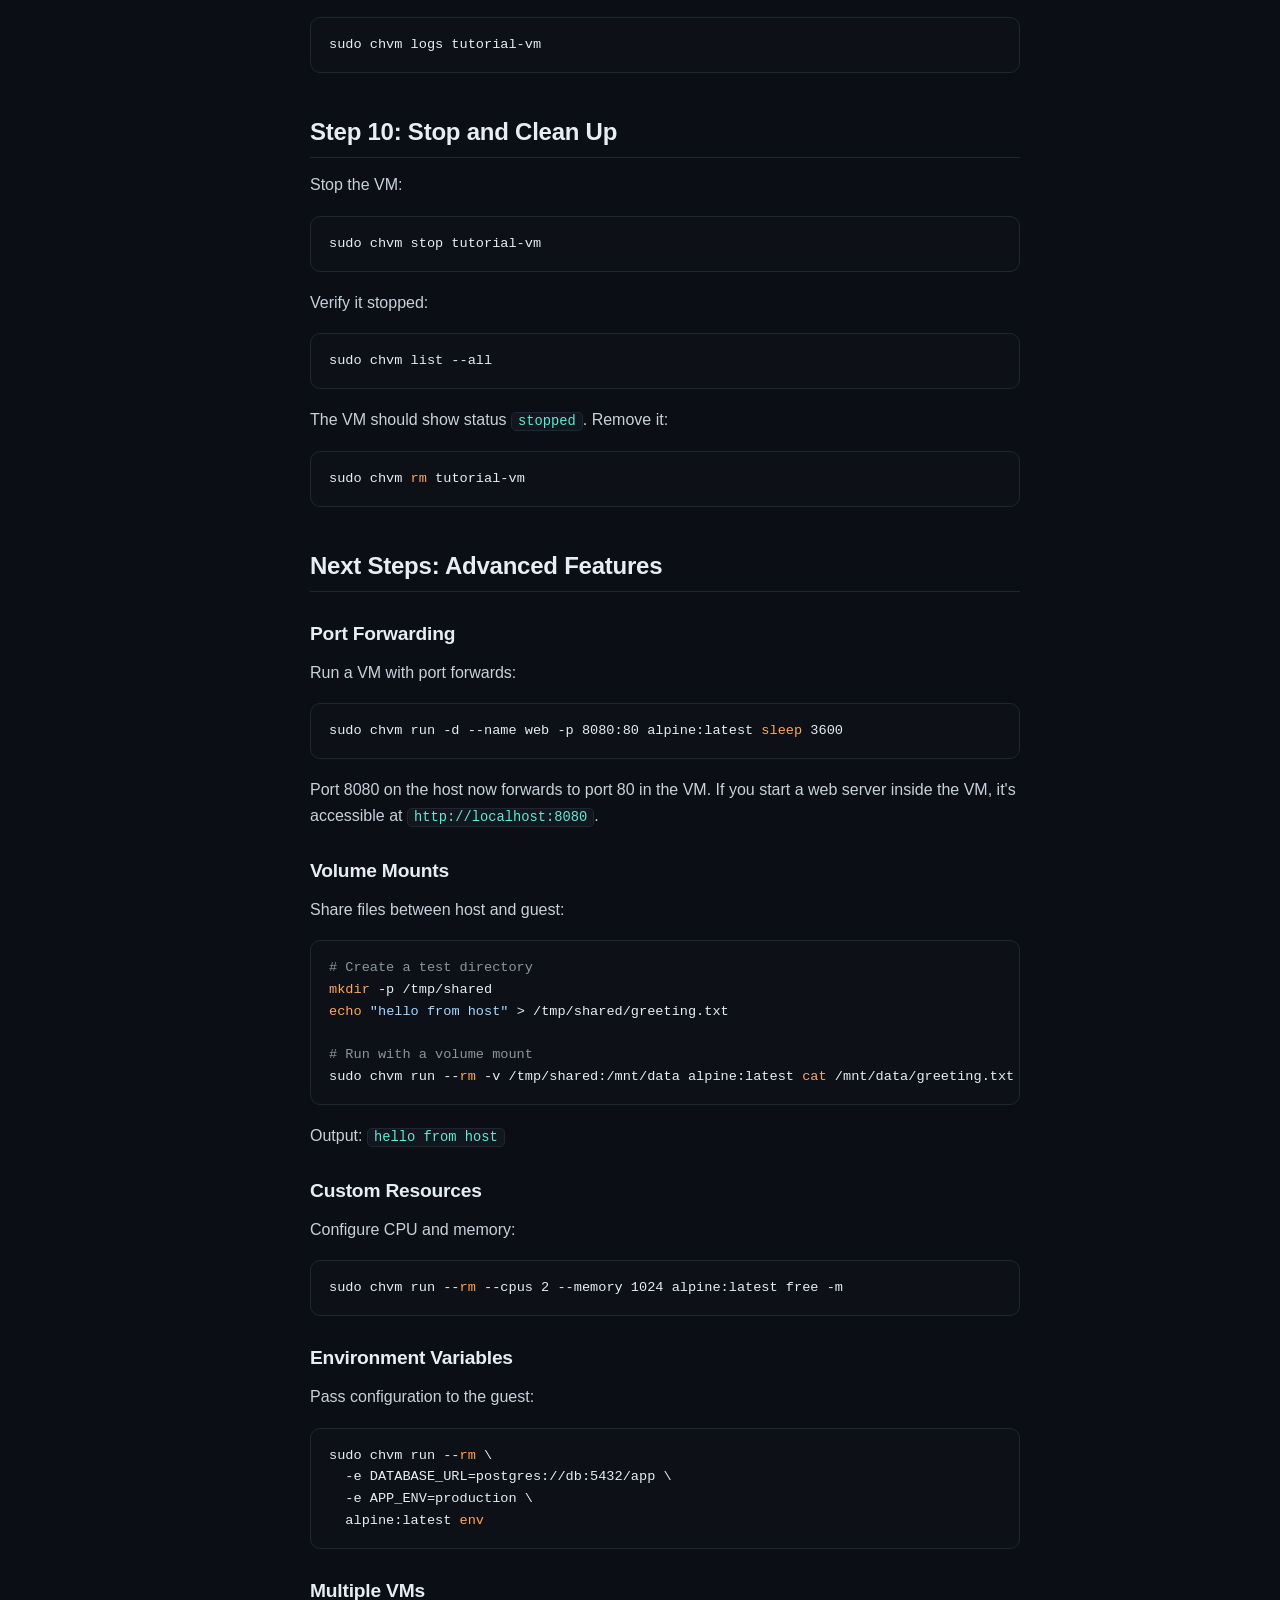
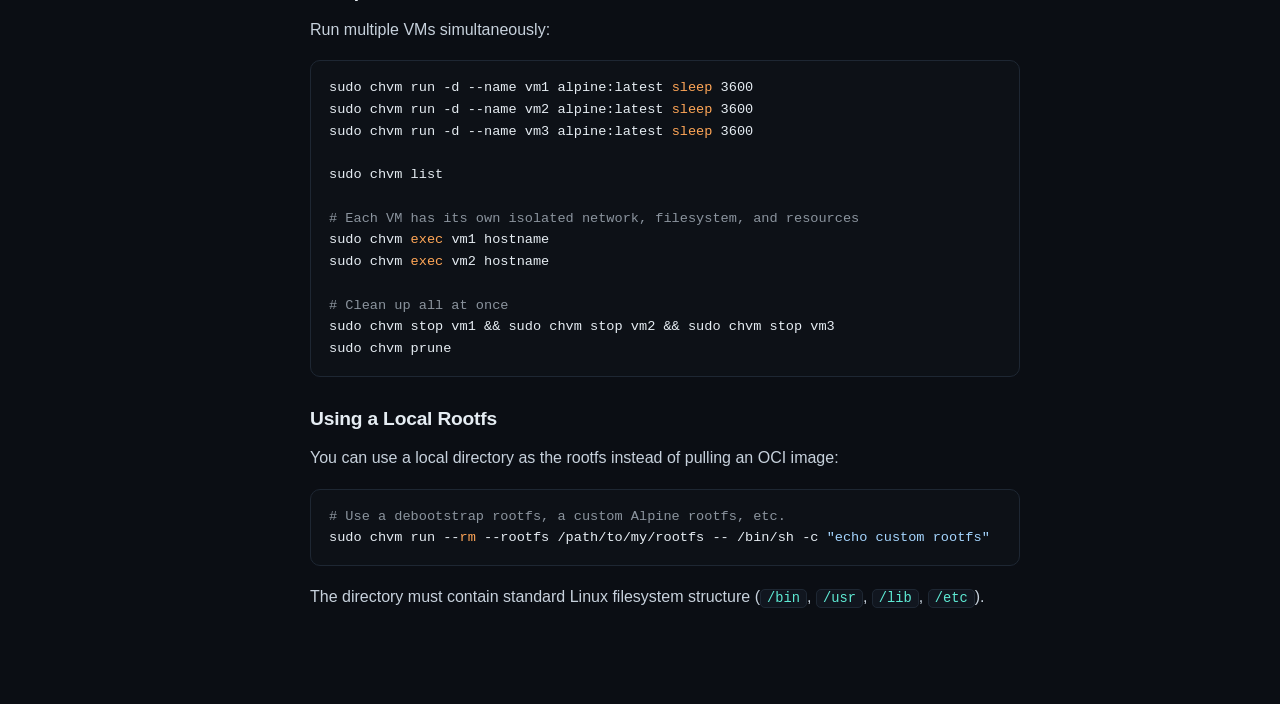
<file: docs/docs.html>
<!DOCTYPE html>
<html lang="en">
<head>
<meta charset="utf-8">
<meta name="viewport" content="width=device-width, initial-scale=1">
<title>chvm — Documentation</title>
<meta name="description" content="chvm documentation: tutorial, user guide, concepts, architecture, components, and testing.">
<link rel="icon" href="data:image/svg+xml,%3Csvg xmlns='http://www.w3.org/2000/svg' viewBox='0 0 100 100'%3E%3Ctext y='.9em' font-size='90'%3E%E2%9A%A1%3C/text%3E%3C/svg%3E">
<link rel="stylesheet" href="assets/site.css">
<link rel="stylesheet" href="vendor/highlight-dark.css">
<style>
  .layout{display:grid;grid-template-columns:250px minmax(0,1fr) 200px;gap:36px;
    max-width:1280px;margin:0 auto;padding:32px 24px 80px;align-items:start}
  .side{position:sticky;top:76px}
  .side h4{font-family:var(--mono);font-size:.74rem;text-transform:uppercase;
    letter-spacing:.1em;color:var(--dim);margin:0 0 12px 10px}
  .side nav{display:flex;flex-direction:column;gap:2px}
  .side a{display:flex;gap:10px;align-items:center;padding:9px 12px;border-radius:8px;
    color:var(--muted);font-size:.94rem}
  .side a:hover{background:var(--panel);color:var(--text)}
  .side a.active{background:rgba(94,234,212,.1);color:var(--accent)}
  .side a .e{width:18px;text-align:center}
  .toc{position:sticky;top:76px;font-size:.85rem}
  .toc h4{font-family:var(--mono);font-size:.72rem;text-transform:uppercase;
    letter-spacing:.1em;color:var(--dim);margin:0 0 12px}
  .toc a{display:block;padding:4px 0 4px 12px;color:var(--dim);
    border-left:2px solid var(--border);line-height:1.4}
  .toc a:hover{color:var(--text);border-left-color:var(--muted)}
  .toc a.h3{padding-left:24px;font-size:.82rem}
  .toc a.active{color:var(--accent);border-left-color:var(--accent)}

  /* Markdown body */
  .md{min-width:0}
  .md .loading{color:var(--dim);font-family:var(--mono);padding:40px 0}
  .md h1,.md h2,.md h3,.md h4{line-height:1.25;letter-spacing:-.01em;scroll-margin-top:76px}
  .md h1{font-size:2.1rem;margin:0 0 8px;font-weight:800}
  .md h2{font-size:1.5rem;margin:44px 0 14px;padding-bottom:10px;border-bottom:1px solid var(--border)}
  .md h3{font-size:1.2rem;margin:30px 0 10px}
  .md h4{font-size:1.02rem;margin:22px 0 8px;color:var(--muted)}
  .md p{margin:14px 0;color:#c7d1dc}
  .md ul,.md ol{margin:14px 0;padding-left:26px;color:#c7d1dc}
  .md li{margin:6px 0}
  .md li::marker{color:var(--accent)}
  .md a{color:var(--accent2)}
  .md a:hover{text-decoration:underline}
  .md strong{color:var(--text)}
  .md blockquote{margin:18px 0;padding:2px 18px;border-left:3px solid var(--accent);
    background:var(--panel);border-radius:0 8px 8px 0;color:var(--muted)}
  .md hr{border:none;border-top:1px solid var(--border);margin:32px 0}
  .md code{font-family:var(--mono);font-size:.86em;background:var(--bg2);
    border:1px solid var(--border);padding:1px 6px;border-radius:5px;color:var(--accent)}
  .md pre{margin:18px 0;border:1px solid var(--border);border-radius:10px;
    background:#0d1117;overflow-x:auto}
  .md pre code{display:block;padding:16px 18px;background:none;border:none;color:inherit;
    font-size:.85rem;line-height:1.6}
  .md table{border-collapse:collapse;width:100%;margin:18px 0;font-size:.92rem;
    display:block;overflow-x:auto}
  .md th,.md td{border:1px solid var(--border);padding:9px 13px;text-align:left}
  .md th{background:var(--panel);font-family:var(--mono);font-size:.82rem;color:var(--muted)}
  .md img{max-width:100%}
  .md .err{color:var(--red);font-family:var(--mono)}
  .doc-foot{margin-top:56px;padding-top:24px;border-top:1px solid var(--border);
    display:flex;justify-content:space-between;font-size:.9rem;color:var(--muted)}

  @media(max-width:1080px){
    .layout{grid-template-columns:220px minmax(0,1fr)}
    .toc{display:none}
  }
  @media(max-width:760px){
    .layout{grid-template-columns:1fr;gap:20px}
    .side{position:static}
    .side nav{flex-direction:row;flex-wrap:wrap}
  }
</style>
</head>
<body>

<nav>
  <div class="wrap">
    <a class="brand" href="index.html"><span class="spark">⚡</span>chvm</a>
    <div class="links">
      <a href="index.html#features">Features</a>
      <a href="index.html#commands">Commands</a>
      <a href="index.html#quickstart">Quick Start</a>
      <a href="docs.html" class="active">Docs</a>
      <a class="gh-btn" href="https://github.com/xmonader/chvm">
        <svg width="16" height="16" viewBox="0 0 16 16" fill="currentColor"><path d="M8 0C3.58 0 0 3.58 0 8c0 3.54 2.29 6.53 5.47 7.59.4.07.55-.17.55-.38 0-.19-.01-.82-.01-1.49-2.01.37-2.53-.49-2.69-.94-.09-.23-.48-.94-.82-1.13-.28-.15-.68-.52-.01-.53.63-.01 1.08.58 1.23.82.72 1.21 1.87.87 2.33.66.07-.52.28-.87.51-1.07-1.78-.2-3.64-.89-3.64-3.95 0-.87.31-1.59.82-2.15-.08-.2-.36-1.02.08-2.12 0 0 .67-.21 2.2.82.64-.18 1.32-.27 2-.27.68 0 1.36.09 2 .27 1.53-1.04 2.2-.82 2.2-.82.44 1.1.16 1.92.08 2.12.51.56.82 1.27.82 2.15 0 3.07-1.87 3.75-3.65 3.95.29.25.54.73.54 1.48 0 1.07-.01 1.93-.01 2.2 0 .21.15.46.55.38A8.01 8.01 0 0016 8c0-4.42-3.58-8-8-8z"/></svg>
        GitHub
      </a>
    </div>
  </div>
</nav>

<div class="layout">
  <aside class="side">
    <h4>Documentation</h4>
    <nav id="sidenav"></nav>
  </aside>

  <main class="md" id="content">
    <p class="loading">Loading documentation…</p>
  </main>

  <aside class="toc" id="toc"></aside>
</div>

<script src="vendor/marked.min.js"></script>
<script src="vendor/highlight.min.js"></script>
<script>
(function(){
  var DOCS = [
    {id:"tutorial",    file:"tutorial.md",     title:"Tutorial",     emoji:"🚀"},
    {id:"user-guide",  file:"user-guide.md",   title:"User Guide",   emoji:"📖"},
    {id:"concepts",    file:"concepts.md",     title:"Concepts",     emoji:"💡"},
    {id:"architecture",file:"architecture.md", title:"Architecture", emoji:"🏗️"},
    {id:"components",   file:"components.md",   title:"Components",   emoji:"🧩"},
    {id:"testing",     file:"testing.md",      title:"Testing",      emoji:"🧪"}
  ];

  var content = document.getElementById("content");
  var tocEl   = document.getElementById("toc");
  var sidenav = document.getElementById("sidenav");
  var cache   = {};

  // Build sidebar
  DOCS.forEach(function(d){
    var a = document.createElement("a");
    a.href = "#" + d.id;
    a.dataset.id = d.id;
    a.innerHTML = '<span class="e">'+d.emoji+'</span>'+d.title;
    sidenav.appendChild(a);
  });

  function slug(s){
    return s.toLowerCase().trim().replace(/[^\w\s-]/g,"").replace(/\s+/g,"-");
  }

  function currentDoc(){
    var id = (location.hash || "#tutorial").slice(1).split("--")[0];
    return DOCS.filter(function(d){return d.id===id;})[0] || DOCS[0];
  }

  function highlight(){
    if (!window.hljs) return;
    content.querySelectorAll("pre code").forEach(function(b){
      try { window.hljs.highlightElement(b); } catch(e){}
    });
  }

  function buildToc(){
    tocEl.innerHTML = "";
    var heads = content.querySelectorAll("h2, h3");
    if (!heads.length) return;
    var h = document.createElement("h4"); h.textContent = "On this page"; tocEl.appendChild(h);
    heads.forEach(function(el){
      if (!el.id) el.id = slug(el.textContent);
      var a = document.createElement("a");
      a.href = "#"+currentDoc().id+"--"+el.id;
      a.textContent = el.textContent;
      if (el.tagName === "H3") a.className = "h3";
      a.dataset.target = el.id;
      tocEl.appendChild(a);
    });
  }

  function markActiveDoc(id){
    sidenav.querySelectorAll("a").forEach(function(a){
      a.classList.toggle("active", a.dataset.id === id);
    });
  }

  function render(md){
    marked.setOptions({gfm:true, breaks:false});
    content.innerHTML = marked.parse(md);
    highlight();
    buildToc();
  }

  function load(){
    var d = currentDoc();
    markActiveDoc(d.id);
    document.title = "chvm — " + d.title;

    var anchor = (location.hash.split("--")[1]) || null;

    if (cache[d.id]) { render(cache[d.id]); scrollTo(anchor); return; }

    content.innerHTML = '<p class="loading">Loading '+d.title+'…</p>';
    fetch(d.file, {cache:"no-cache"})
      .then(function(r){ if(!r.ok) throw new Error("HTTP "+r.status); return r.text(); })
      .then(function(txt){ cache[d.id]=txt; render(txt); scrollTo(anchor); })
      .catch(function(e){
        content.innerHTML =
          '<h1>'+d.title+'</h1>'+
          '<p class="err">Could not load <code>'+d.file+'</code> ('+e.message+').</p>'+
          '<p>This viewer fetches Markdown at runtime, so it needs to be served over HTTP. '+
          'Open the site via GitHub Pages or run <code>python3 -m http.server -d docs</code>, '+
          'or read <a href="https://github.com/xmonader/chvm/blob/main/docs/'+d.file+'">'+d.file+' on GitHub</a>.</p>';
      });
  }

  function scrollTo(anchor){
    if (!anchor){ window.scrollTo(0,0); return; }
    var el = document.getElementById(anchor);
    if (el) el.scrollIntoView();
  }

  // Scroll-spy for the TOC
  var ticking = false;
  window.addEventListener("scroll", function(){
    if (ticking) return; ticking = true;
    requestAnimationFrame(function(){
      var heads = content.querySelectorAll("h2, h3");
      var top = window.scrollY + 90, cur = null;
      heads.forEach(function(h){ if (h.offsetTop <= top) cur = h.id; });
      tocEl.querySelectorAll("a").forEach(function(a){
        a.classList.toggle("active", a.dataset.target === cur);
      });
      ticking = false;
    });
  }, {passive:true});

  window.addEventListener("hashchange", load);
  load();
})();
</script>
</body>
</html>
</file>
<file: docs/assets/site.css>
/* chvm site — shared theme */
:root{
  --bg:#0b0e14;--bg2:#11161f;--panel:#141b26;--border:#1e2733;
  --text:#e6edf3;--muted:#8b98a9;--dim:#5b6675;
  --accent:#5eead4;--accent2:#38bdf8;--warn:#fbbf24;
  --green:#4ade80;--red:#f87171;--purple:#a78bfa;
  --mono:ui-monospace,"SF Mono",SFMono-Regular,Menlo,Consolas,"Liberation Mono",monospace;
  --sans:-apple-system,BlinkMacSystemFont,"Segoe UI",Roboto,Helvetica,Arial,sans-serif;
}
*{box-sizing:border-box;margin:0;padding:0}
html{scroll-behavior:smooth}
body{background:var(--bg);color:var(--text);font-family:var(--sans);
  line-height:1.6;-webkit-font-smoothing:antialiased;overflow-x:hidden}
a{color:var(--accent2);text-decoration:none;transition:color .15s}
a:hover{color:var(--accent)}
code{font-family:var(--mono);font-size:.9em}
.wrap{max-width:1080px;margin:0 auto;padding:0 24px}

/* NAV */
nav{position:sticky;top:0;z-index:50;backdrop-filter:blur(12px);
  background:rgba(11,14,20,.82);border-bottom:1px solid var(--border)}
nav .wrap{display:flex;align-items:center;height:60px;gap:28px}
.brand{display:flex;align-items:center;gap:9px;font-family:var(--mono);
  font-weight:700;font-size:1.15rem;color:var(--text)}
.brand .spark{color:var(--accent)}
nav .links{margin-left:auto;display:flex;gap:24px;align-items:center;font-size:.92rem}
nav .links a{color:var(--muted)}
nav .links a:hover{color:var(--text)}
nav .links a.active{color:var(--text)}
.gh-btn{display:inline-flex;align-items:center;gap:7px;padding:7px 14px;
  border:1px solid var(--border);border-radius:8px;color:var(--text)!important;
  background:var(--panel);font-size:.88rem;font-weight:500}
.gh-btn:hover{border-color:var(--accent);background:var(--bg2)}

/* HERO */
.hero{position:relative;padding:88px 0 64px;overflow:hidden}
.hero::before{content:"";position:absolute;inset:0;z-index:-1;
  background:
    radial-gradient(650px 400px at 78% -8%,rgba(56,189,248,.14),transparent 70%),
    radial-gradient(560px 380px at 10% 12%,rgba(94,234,212,.10),transparent 70%)}
.tag{display:inline-flex;align-items:center;gap:8px;font-family:var(--mono);
  font-size:.78rem;color:var(--accent);border:1px solid var(--border);
  background:var(--panel);padding:5px 12px;border-radius:999px;margin-bottom:24px}
.tag .dot{width:7px;height:7px;border-radius:50%;background:var(--green);
  box-shadow:0 0 8px var(--green)}
h1{font-size:clamp(2.4rem,6vw,4rem);line-height:1.05;letter-spacing:-.02em;
  font-weight:800;margin-bottom:20px}
h1 .grad{background:linear-gradient(120deg,var(--accent),var(--accent2));
  -webkit-background-clip:text;background-clip:text;-webkit-text-fill-color:transparent}
.lede{font-size:1.2rem;color:var(--muted);max-width:640px;margin-bottom:32px}
.cta{display:flex;flex-wrap:wrap;gap:14px;align-items:center;margin-bottom:14px}
.btn{display:inline-flex;align-items:center;gap:9px;padding:12px 22px;border-radius:10px;
  font-weight:600;font-size:.96rem;transition:transform .12s,box-shadow .2s,border-color .2s}
.btn-primary{background:linear-gradient(120deg,var(--accent),var(--accent2));
  color:#04121a!important;box-shadow:0 6px 24px rgba(56,189,248,.28)}
.btn-primary:hover{transform:translateY(-2px);box-shadow:0 10px 32px rgba(56,189,248,.4)}
.btn-ghost{border:1px solid var(--border);color:var(--text)!important;background:var(--panel)}
.btn-ghost:hover{border-color:var(--accent)}

/* TERMINAL */
.term{margin-top:44px;border:1px solid var(--border);border-radius:12px;
  background:var(--bg2);box-shadow:0 24px 60px rgba(0,0,0,.45);overflow:hidden}
.term-bar{display:flex;align-items:center;gap:8px;padding:11px 16px;
  background:var(--panel);border-bottom:1px solid var(--border)}
.term-bar .d{width:12px;height:12px;border-radius:50%}
.term-bar .r{background:#ff5f57}.term-bar .y{background:#febc2e}.term-bar .g{background:#28c840}
.term-bar .t{margin-left:10px;font-family:var(--mono);font-size:.8rem;color:var(--dim)}
.term pre{margin:0;padding:20px 22px;font-family:var(--mono);font-size:.86rem;
  line-height:1.7;overflow-x:auto}
.term .p{color:var(--accent)}.term .c{color:var(--text)}.term .o{color:var(--muted)}
.term .k{color:var(--green)}.term .a{color:var(--purple)}.term .m{color:var(--dim)}

/* SECTIONS */
section{padding:72px 0}
.alt{background:var(--bg2);border-block:1px solid var(--border)}
.sec-head{margin-bottom:44px;max-width:640px}
.sec-head .kicker{font-family:var(--mono);font-size:.8rem;color:var(--accent);
  text-transform:uppercase;letter-spacing:.12em;margin-bottom:12px}
.sec-head h2{font-size:clamp(1.8rem,4vw,2.5rem);letter-spacing:-.01em;line-height:1.1}
.sec-head p{color:var(--muted);margin-top:14px;font-size:1.05rem}

/* FEATURE GRID */
.grid{display:grid;grid-template-columns:repeat(auto-fit,minmax(280px,1fr));gap:18px}
.card{background:var(--panel);border:1px solid var(--border);border-radius:14px;
  padding:26px 24px;transition:transform .15s,border-color .15s,background .15s}
.card:hover{transform:translateY(-3px);border-color:#2a3746;background:#161d29}
.card .ico{width:40px;height:40px;display:flex;align-items:center;justify-content:center;
  border-radius:10px;background:rgba(94,234,212,.1);font-size:1.3rem;margin-bottom:16px}
.card h3{font-size:1.08rem;margin-bottom:8px}
.card p{color:var(--muted);font-size:.93rem}
.card code{color:var(--accent);background:var(--bg);padding:1px 5px;border-radius:4px}

/* WORKFLOW STEPS */
.flow{display:grid;grid-template-columns:repeat(auto-fit,minmax(200px,1fr));gap:18px;
  counter-reset:step}
.step{position:relative;background:var(--panel);border:1px solid var(--border);
  border-radius:14px;padding:26px 22px}
.step::before{counter-increment:step;content:counter(step);
  position:absolute;top:-14px;left:22px;width:30px;height:30px;border-radius:8px;
  display:flex;align-items:center;justify-content:center;font-family:var(--mono);
  font-weight:700;background:linear-gradient(120deg,var(--accent),var(--accent2));color:#04121a}
.step h3{margin:8px 0 8px;font-size:1.05rem}
.step p{color:var(--muted);font-size:.92rem}
.step code{color:var(--accent2)}

/* SPLIT + REQ TABLE */
.split{display:grid;grid-template-columns:1fr 1fr;gap:40px;align-items:center}
.split ul{list-style:none;margin-top:8px}
.split li{padding:10px 0 10px 30px;position:relative;color:var(--muted)}
.split li::before{content:"→";position:absolute;left:0;color:var(--accent);font-family:var(--mono)}
.split li b{color:var(--text);font-weight:600}
.reqs{background:var(--panel);border:1px solid var(--border);border-radius:14px;padding:28px}
.reqs h3{font-size:1rem;font-family:var(--mono);color:var(--muted);margin-bottom:16px;
  text-transform:uppercase;letter-spacing:.08em;font-weight:600}
.reqs .row{display:flex;justify-content:space-between;padding:11px 0;
  border-top:1px solid var(--border);font-size:.94rem}
.reqs .row:first-of-type{border-top:none}
.reqs .row span:first-child{color:var(--muted)}
.reqs .row span:last-child{font-family:var(--mono);color:var(--text)}

/* COMPARISON TABLE */
.cmp-scroll{overflow-x:auto;border:1px solid var(--border);border-radius:14px}
table.cmp{width:100%;border-collapse:collapse;min-width:640px;font-size:.94rem}
table.cmp th,table.cmp td{padding:15px 18px;text-align:left;border-bottom:1px solid var(--border)}
table.cmp thead th{background:var(--panel);font-family:var(--mono);font-size:.82rem;
  text-transform:uppercase;letter-spacing:.06em;color:var(--muted)}
table.cmp thead th.hl{color:var(--accent)}
table.cmp tbody tr:last-child td{border-bottom:none}
table.cmp td:first-child{color:var(--muted)}
table.cmp td.hl{color:var(--text);font-weight:600;background:rgba(94,234,212,.04)}
table.cmp .yes{color:var(--green)}.table .no{color:var(--red)}
table.cmp .no{color:var(--dim)}

/* COMMAND REFERENCE */
.cmds{display:grid;grid-template-columns:repeat(auto-fit,minmax(300px,1fr));gap:14px}
.cmd{background:var(--panel);border:1px solid var(--border);border-radius:12px;padding:18px 20px;
  transition:border-color .15s}
.cmd:hover{border-color:#2a3746}
.cmd code{display:inline-block;font-family:var(--mono);color:var(--accent);
  background:var(--bg);padding:4px 9px;border-radius:6px;font-size:.86rem;margin-bottom:8px}
.cmd p{color:var(--muted);font-size:.9rem}

/* PILL ROWS (networking / storage) */
.duo{display:grid;grid-template-columns:1fr 1fr;gap:18px}
.mode{background:var(--panel);border:1px solid var(--border);border-radius:14px;padding:24px}
.mode .h{display:flex;align-items:center;gap:10px;margin-bottom:14px}
.mode .h .ico{font-size:1.3rem}
.mode .h h3{font-size:1.1rem}
.mode .h .badge{margin-left:auto;font-family:var(--mono);font-size:.72rem;color:var(--accent);
  border:1px solid var(--border);border-radius:999px;padding:3px 9px}
.mode ul{list-style:none}
.mode li{padding:7px 0 7px 24px;position:relative;color:var(--muted);font-size:.92rem}
.mode li::before{content:"▹";position:absolute;left:2px;color:var(--accent2)}

/* DOCS LINKS */
.doclist{display:grid;grid-template-columns:repeat(auto-fit,minmax(240px,1fr));gap:14px}
.doc{display:flex;gap:14px;align-items:flex-start;background:var(--panel);
  border:1px solid var(--border);border-radius:12px;padding:20px;transition:border-color .15s}
.doc:hover{border-color:var(--accent)}
.doc .di{font-size:1.4rem;flex-shrink:0}
.doc h4{font-size:1rem;color:var(--text);margin-bottom:3px}
.doc p{color:var(--muted);font-size:.88rem}

/* CTA STRIP */
.strip{text-align:center;background:
    radial-gradient(600px 300px at 50% 0%,rgba(56,189,248,.12),transparent 70%);
  border-top:1px solid var(--border);border-bottom:1px solid var(--border)}
.strip h2{font-size:clamp(1.8rem,4vw,2.6rem);margin-bottom:16px}
.strip p{color:var(--muted);max-width:520px;margin:0 auto 28px;font-size:1.08rem}
.copy{display:inline-flex;align-items:center;gap:12px;font-family:var(--mono);
  background:var(--bg2);border:1px solid var(--border);border-radius:10px;
  padding:14px 18px;font-size:.92rem;color:var(--text)}
.copy .pfx{color:var(--dim)}

/* FOOTER */
footer{padding:40px 0;border-top:1px solid var(--border);color:var(--dim);font-size:.9rem}
footer .wrap{display:flex;flex-wrap:wrap;gap:16px;align-items:center;justify-content:space-between}
footer .fl{display:flex;gap:22px}
footer a{color:var(--muted)}

@media(max-width:720px){
  .split,.duo{grid-template-columns:1fr;gap:28px}
  nav .links a:not(.gh-btn){display:none}
  section{padding:56px 0}
}
</file>
<file: docs/vendor/highlight-dark.css>
pre code.hljs{display:block;overflow-x:auto;padding:1em}code.hljs{padding:3px 5px}/*!
  Theme: GitHub Dark
  Description: Dark theme as seen on github.com
  Author: github.com
  Maintainer: @Hirse
  Updated: 2021-05-15

  Outdated base version: https://github.com/primer/github-syntax-dark
  Current colors taken from GitHub's CSS
*/.hljs{color:#c9d1d9;background:#0d1117}.hljs-doctag,.hljs-keyword,.hljs-meta .hljs-keyword,.hljs-template-tag,.hljs-template-variable,.hljs-type,.hljs-variable.language_{color:#ff7b72}.hljs-title,.hljs-title.class_,.hljs-title.class_.inherited__,.hljs-title.function_{color:#d2a8ff}.hljs-attr,.hljs-attribute,.hljs-literal,.hljs-meta,.hljs-number,.hljs-operator,.hljs-selector-attr,.hljs-selector-class,.hljs-selector-id,.hljs-variable{color:#79c0ff}.hljs-meta .hljs-string,.hljs-regexp,.hljs-string{color:#a5d6ff}.hljs-built_in,.hljs-symbol{color:#ffa657}.hljs-code,.hljs-comment,.hljs-formula{color:#8b949e}.hljs-name,.hljs-quote,.hljs-selector-pseudo,.hljs-selector-tag{color:#7ee787}.hljs-subst{color:#c9d1d9}.hljs-section{color:#1f6feb;font-weight:700}.hljs-bullet{color:#f2cc60}.hljs-emphasis{color:#c9d1d9;font-style:italic}.hljs-strong{color:#c9d1d9;font-weight:700}.hljs-addition{color:#aff5b4;background-color:#033a16}.hljs-deletion{color:#ffdcd7;background-color:#67060c}
</file>
